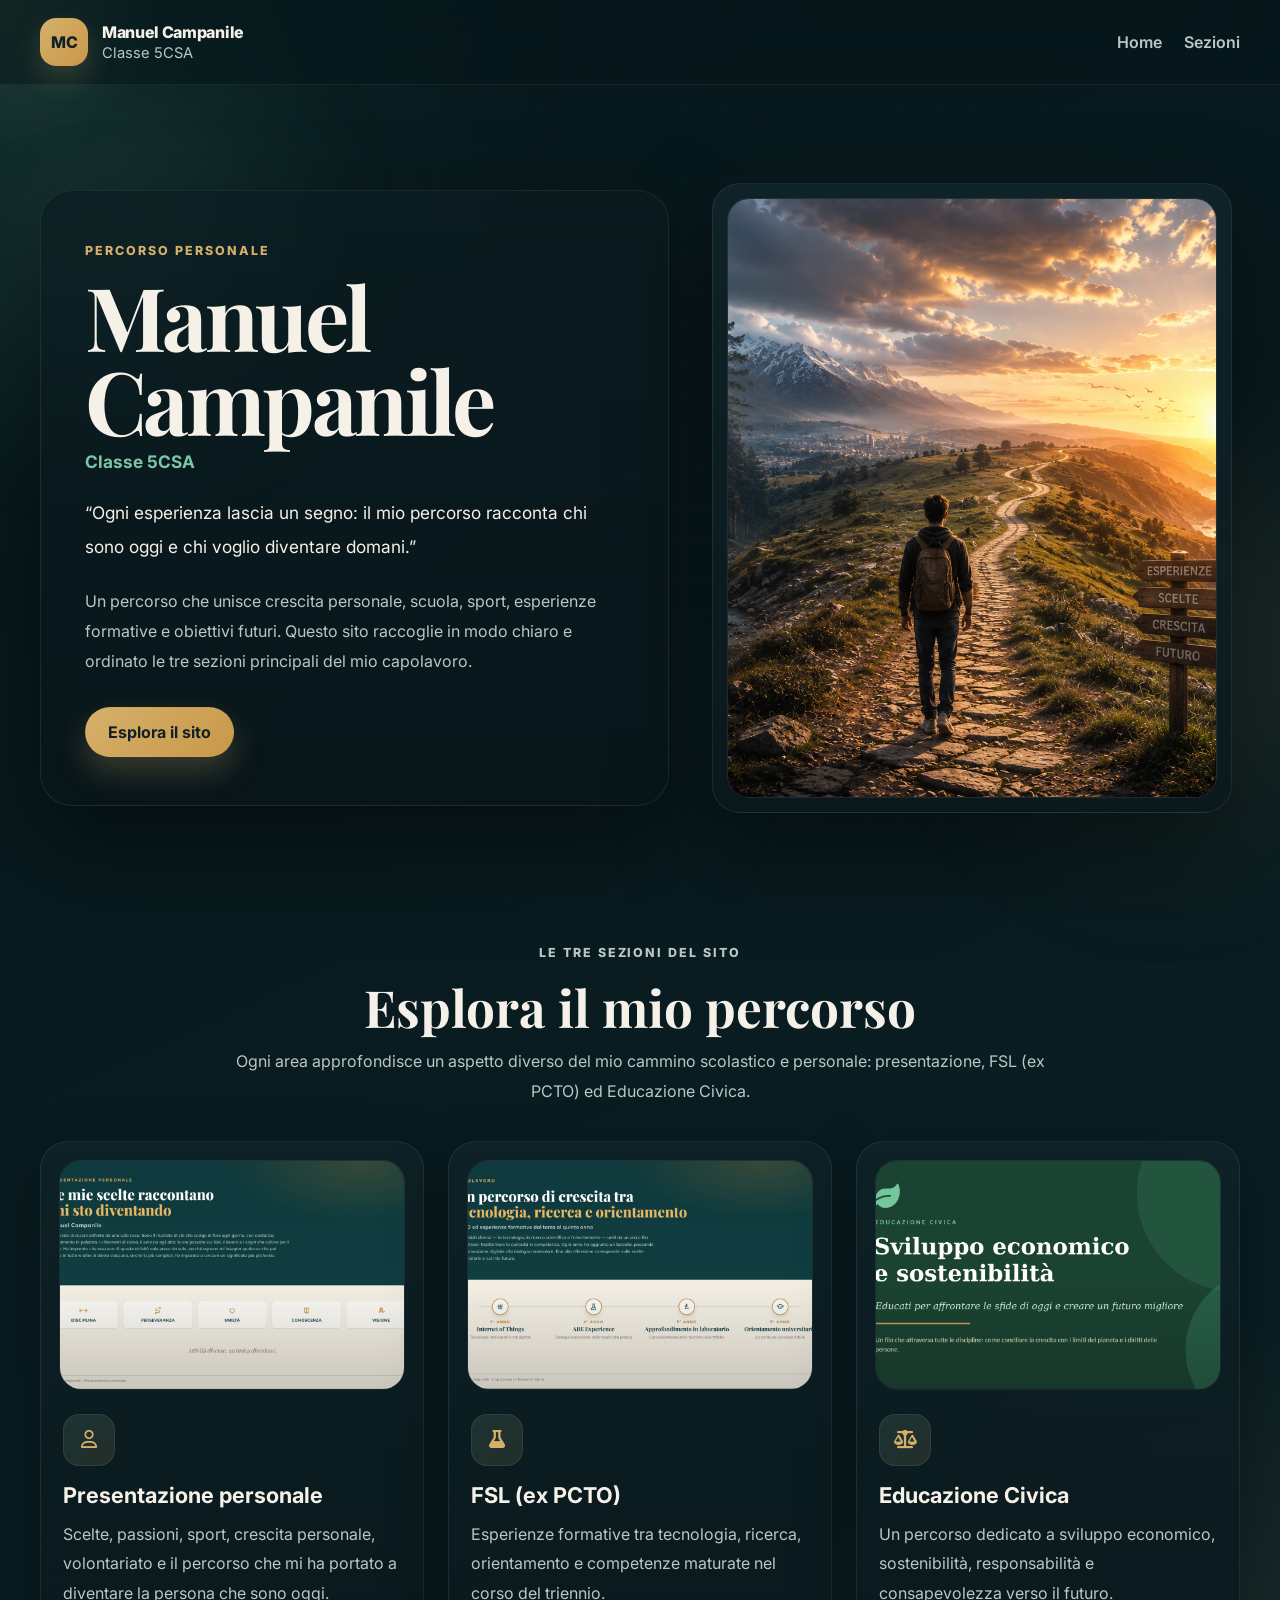
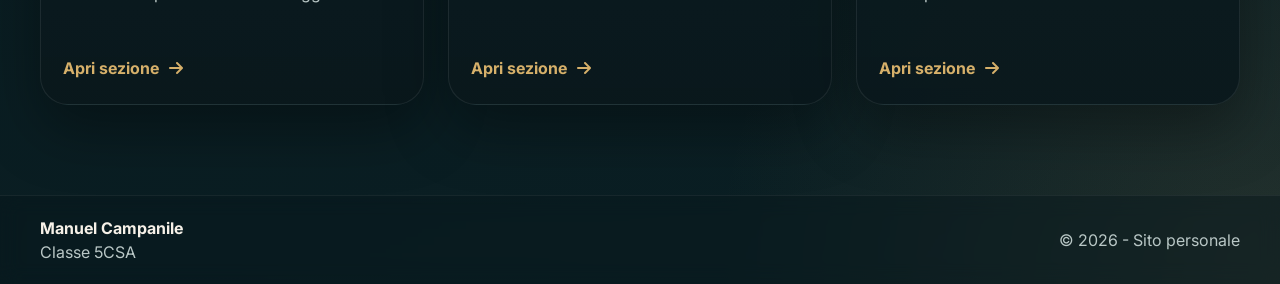
<file: index.html>
<!DOCTYPE html>
<html lang="it">
<head>
  <meta charset="UTF-8" />
  <meta name="viewport" content="width=device-width, initial-scale=1.0" />
  <title>Manuel Campanile</title>
  <meta name="description" content="Sito personale di Manuel Campanile con presentazione, FSL (ex PCTO) ed Educazione Civica." />
  <link rel="stylesheet" href="style.css" />
  <link rel="stylesheet" href="https://cdnjs.cloudflare.com/ajax/libs/font-awesome/6.5.2/css/all.min.css">
</head>
<body>

  <div class="cursor-glow"></div>

  <!-- BACKGROUND -->
  <div class="bg-orb orb-1"></div>
  <div class="bg-orb orb-2"></div>
  <div class="bg-grid"></div>

  <!-- HEADER -->
  <header class="site-header">
    <div class="container nav-wrap">
      <a href="index.html" class="brand">
        <div class="brand-badge">MC</div>
        <div class="brand-text">
          <span class="brand-name">Manuel Campanile</span>
          <span class="brand-class">Classe 5CSA</span>
        </div>
      </a>

      <nav class="main-nav">
        <a href="#home">Home</a>
        <a href="#sezioni">Sezioni</a>
      </nav>
    </div>
  </header>

  <!-- HERO -->
  <section class="hero" id="home">
    <div class="container hero-grid">
      <div class="hero-left reveal">
        <p class="eyebrow">Percorso personale</p>
        <h1>Manuel Campanile</h1>
        <p class="hero-class">Classe 5CSA</p>

        <blockquote class="hero-quote">
          “Ogni esperienza lascia un segno: il mio percorso racconta chi sono oggi e chi voglio diventare domani.”
        </blockquote>

        <p class="hero-text">
          Un percorso che unisce crescita personale, scuola, sport, esperienze formative e obiettivi futuri.
          Questo sito raccoglie in modo chiaro e ordinato le tre sezioni principali del mio capolavoro.
        </p>

        <div class="hero-actions">
          <a href="#sezioni" class="btn btn-primary">Esplora il sito</a>
        </div>
      </div>

      <div class="hero-right reveal delay-1">
        <div class="hero-visual-card">
          <img src="quote-image.png" alt="Percorso personale e crescita" class="hero-image">
        </div>
      </div>
    </div>
  </section>

  <!-- SEZIONI -->
  <section class="sections" id="sezioni">
    <div class="container">
      <div class="section-heading reveal">
        <p class="eyebrow">Le tre sezioni del sito</p>
        <h2>Esplora il mio percorso</h2>
        <p>
          Ogni area approfondisce un aspetto diverso del mio cammino scolastico e personale:
          presentazione, FSL (ex PCTO) ed Educazione Civica.
        </p>
      </div>

      <div class="cards-grid">

        <!-- PRESENTAZIONE -->
        <a href="Presentazione.html" class="big-card reveal">
          <div class="card-cover">
            <img src="presentazione-cover.png" alt="Copertina presentazione personale">
            <div class="card-cover-overlay"></div>
          </div>
          <div class="card-content">
            <div class="card-icon"><i class="fa-regular fa-user"></i></div>
            <h3>Presentazione personale</h3>
            <p>
              Scelte, passioni, sport, crescita personale, volontariato e il percorso che mi ha portato a diventare la persona che sono oggi.
            </p>
            <span class="card-link">Apri sezione <i class="fa-solid fa-arrow-right"></i></span>
          </div>
        </a>

        <!-- FSL -->
        <a href="pcto.html" class="big-card reveal delay-1">
          <div class="card-cover">
            <img src="pcto-cover.png" alt="Copertina FSL ex PCTO">
            <div class="card-cover-overlay"></div>
          </div>
          <div class="card-content">
            <div class="card-icon"><i class="fa-solid fa-flask"></i></div>
            <h3>FSL (ex PCTO)</h3>
            <p>
              Esperienze formative tra tecnologia, ricerca, orientamento e competenze maturate nel corso del triennio.
            </p>
            <span class="card-link">Apri sezione <i class="fa-solid fa-arrow-right"></i></span>
          </div>
        </a>

        <!-- EDUCAZIONE CIVICA -->
        <a href="educazione-civica.html" class="big-card reveal delay-2">
          <div class="card-cover">
            <img src="educazione-civica-cover.png" alt="Copertina educazione civica">
            <div class="card-cover-overlay"></div>
          </div>
          <div class="card-content">
            <div class="card-icon"><i class="fa-solid fa-scale-balanced"></i></div>
            <h3>Educazione Civica</h3>
            <p>
              Un percorso dedicato a sviluppo economico, sostenibilità, responsabilità e consapevolezza verso il futuro.
            </p>
            <span class="card-link">Apri sezione <i class="fa-solid fa-arrow-right"></i></span>
          </div>
        </a>

      </div>
    </div>
  </section>

  <!-- FOOTER -->
  <footer class="footer">
    <div class="container footer-wrap">
      <div>
        <h4>Manuel Campanile</h4>
        <p>Classe 5CSA</p>
      </div>
      <p class="footer-copy">© 2026 - Sito personale</p>
    </div>
  </footer>

  <script src="script.js"></script>
</body>
</html>
</file>
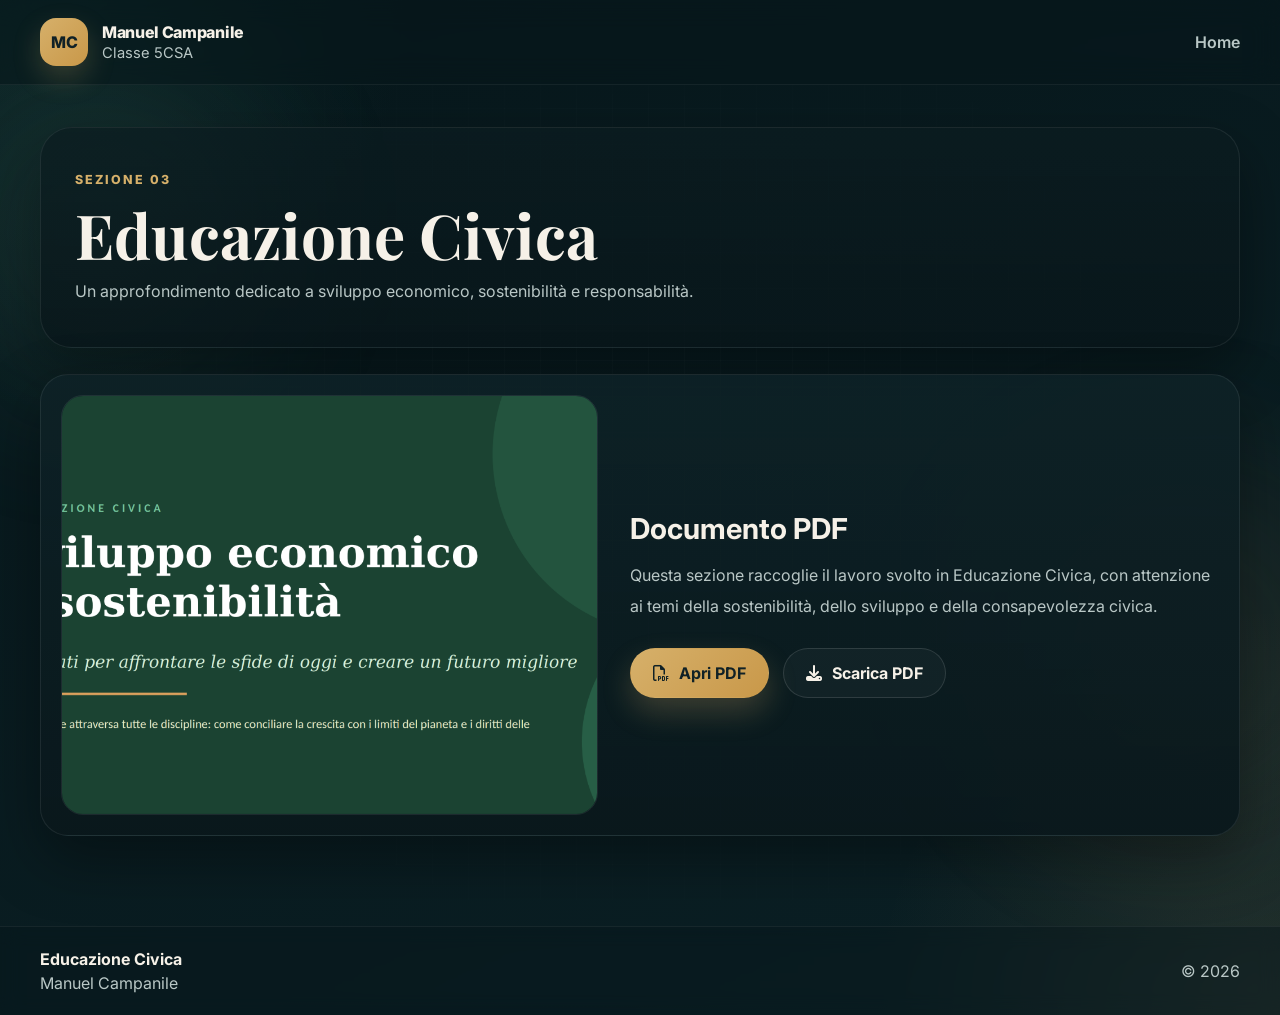
<file: educazione-civica.html>
<!DOCTYPE html>
<html lang="it">
<head>
  <meta charset="UTF-8" />
  <meta name="viewport" content="width=device-width, initial-scale=1.0" />
  <title>Educazione Civica - Manuel Campanile</title>
  <link rel="stylesheet" href="style.css" />
  <link rel="stylesheet" href="https://cdnjs.cloudflare.com/ajax/libs/font-awesome/6.5.2/css/all.min.css">
</head>
<body class="doc-page">

  <div class="bg-orb orb-1"></div>
  <div class="bg-orb orb-2"></div>
  <div class="bg-grid"></div>

  <header class="site-header">
    <div class="container nav-wrap">
      <a href="index.html" class="brand">
        <div class="brand-badge">MC</div>
        <div class="brand-text">
          <span class="brand-name">Manuel Campanile</span>
          <span class="brand-class">Classe 5CSA</span>
        </div>
      </a>

      <nav class="main-nav">
        <a href="index.html">Home</a>
      </nav>
    </div>
  </header>

  <main class="document-page">
    <div class="container">
      <section class="document-hero reveal">
        <div class="document-text">
          <p class="eyebrow">Sezione 03</p>
          <h1>Educazione Civica</h1>
          <p class="document-subtitle">
            Un approfondimento dedicato a sviluppo economico, sostenibilità e responsabilità.
          </p>
        </div>
      </section>

      <section class="document-card reveal delay-1">
        <div class="document-cover">
          <img src="educazione-civica-cover.png" alt="Copertina Educazione Civica">
        </div>

        <div class="document-info">
          <h2>Documento PDF</h2>
          <p>
            Questa sezione raccoglie il lavoro svolto in Educazione Civica, con attenzione ai temi
            della sostenibilità, dello sviluppo e della consapevolezza civica.
          </p>

          <div class="document-actions">
            <a href="educazione-civica-2026.pdf" target="_blank" class="btn btn-primary">
              <i class="fa-regular fa-file-pdf"></i> Apri PDF
            </a>
            <a href="educazione-civica-2026.pdf" download class="btn btn-secondary">
              <i class="fa-solid fa-download"></i> Scarica PDF
            </a>
          </div>
        </div>
      </section>
    </div>
  </main>

  <footer class="footer">
    <div class="container footer-wrap">
      <div>
        <h4>Educazione Civica</h4>
        <p>Manuel Campanile</p>
      </div>
      <p class="footer-copy">© 2026</p>
    </div>
  </footer>

  <script src="script.js"></script>
</body>
</html>
</file>
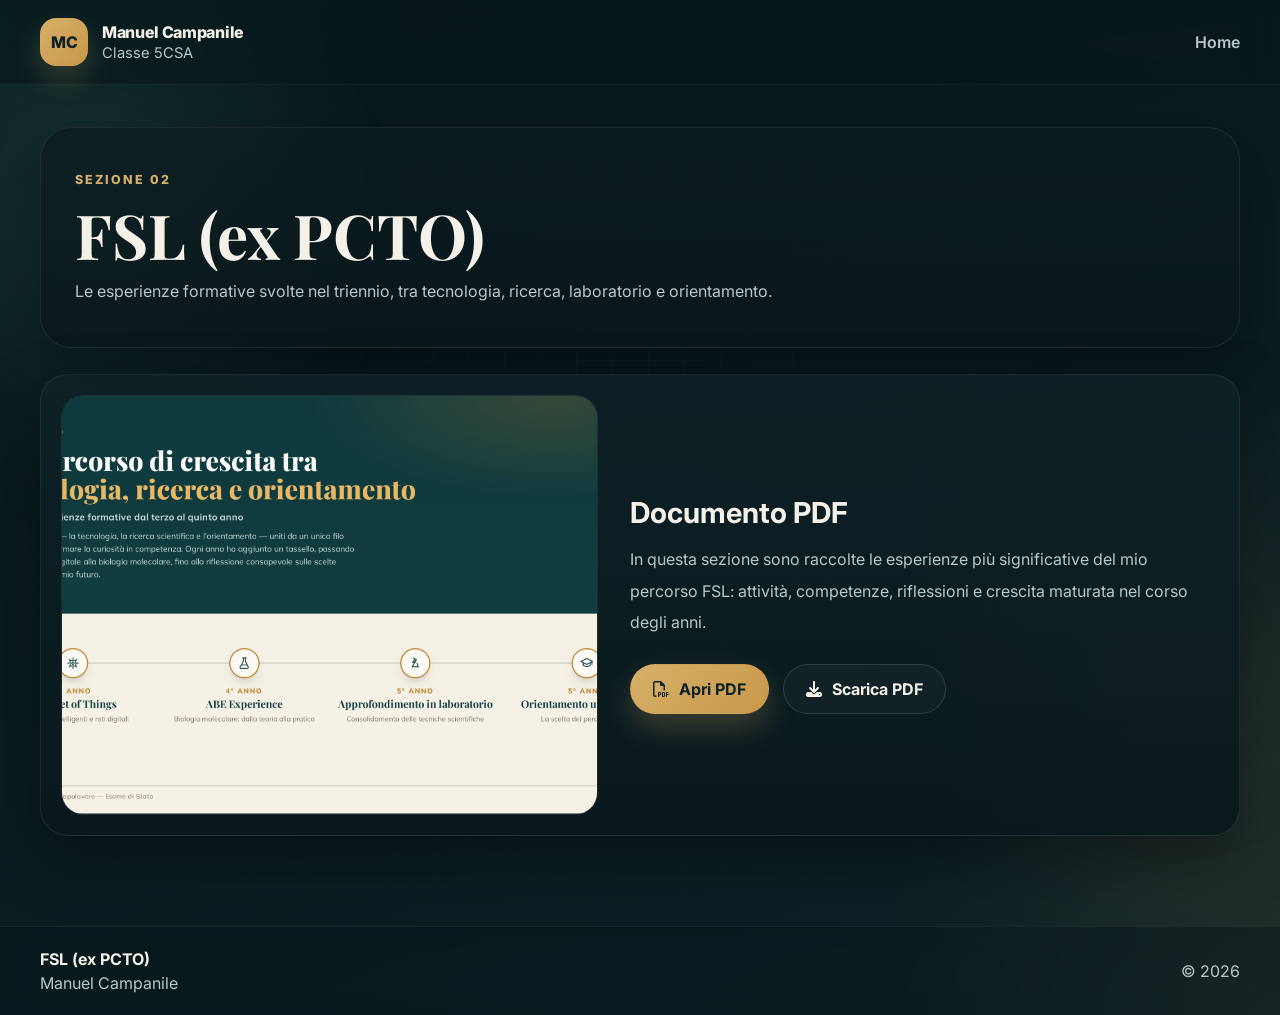
<file: pcto.html>
<!DOCTYPE html>
<html lang="it">
<head>
  <meta charset="UTF-8" />
  <meta name="viewport" content="width=device-width, initial-scale=1.0" />
  <title>FSL (ex PCTO) - Manuel Campanile</title>
  <link rel="stylesheet" href="style.css" />
  <link rel="stylesheet" href="https://cdnjs.cloudflare.com/ajax/libs/font-awesome/6.5.2/css/all.min.css">
</head>
<body class="doc-page">

  <div class="bg-orb orb-1"></div>
  <div class="bg-orb orb-2"></div>
  <div class="bg-grid"></div>

  <header class="site-header">
    <div class="container nav-wrap">
      <a href="index.html" class="brand">
        <div class="brand-badge">MC</div>
        <div class="brand-text">
          <span class="brand-name">Manuel Campanile</span>
          <span class="brand-class">Classe 5CSA</span>
        </div>
      </a>

      <nav class="main-nav">
        <a href="index.html">Home</a>
      </nav>
    </div>
  </header>

  <main class="document-page">
    <div class="container">
      <section class="document-hero reveal">
        <div class="document-text">
          <p class="eyebrow">Sezione 02</p>
          <h1>FSL (ex PCTO)</h1>
          <p class="document-subtitle">
            Le esperienze formative svolte nel triennio, tra tecnologia, ricerca, laboratorio e orientamento.
          </p>
        </div>
      </section>

      <section class="document-card reveal delay-1">
        <div class="document-cover">
          <img src="pcto-cover.png" alt="Copertina FSL ex PCTO">
        </div>

        <div class="document-info">
          <h2>Documento PDF</h2>
          <p>
            In questa sezione sono raccolte le esperienze più significative del mio percorso FSL:
            attività, competenze, riflessioni e crescita maturata nel corso degli anni.
          </p>

          <div class="document-actions">
            <a href="pcto.pdf" target="_blank" class="btn btn-primary">
              <i class="fa-regular fa-file-pdf"></i> Apri PDF
            </a>
            <a href="pcto.pdf" download class="btn btn-secondary">
              <i class="fa-solid fa-download"></i> Scarica PDF
            </a>
          </div>
        </div>
      </section>
    </div>
  </main>

  <footer class="footer">
    <div class="container footer-wrap">
      <div>
        <h4>FSL (ex PCTO)</h4>
        <p>Manuel Campanile</p>
      </div>
      <p class="footer-copy">© 2026</p>
    </div>
  </footer>

  <script src="script.js"></script>
</body>
</html>
</file>
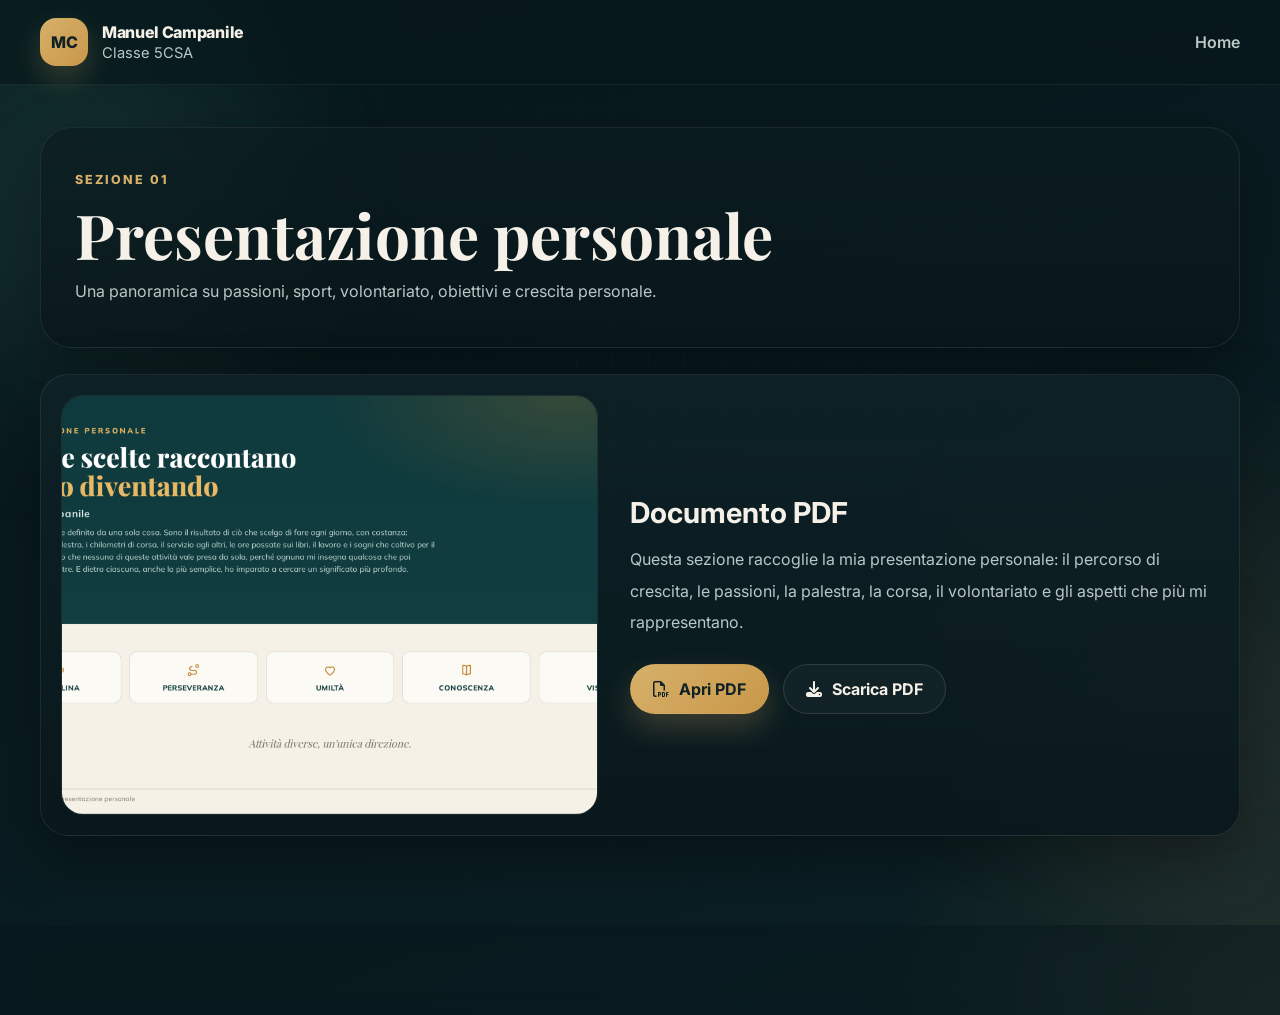
<file: Presentazione.html>
<!DOCTYPE html>
<html lang="it">
<head>
  <meta charset="UTF-8" />
  <meta name="viewport" content="width=device-width, initial-scale=1.0" />
  <title>Presentazione personale - Manuel Campanile</title>
  <link rel="stylesheet" href="style.css" />
  <link rel="stylesheet" href="https://cdnjs.cloudflare.com/ajax/libs/font-awesome/6.5.2/css/all.min.css">
</head>
<body class="doc-page">

  <div class="bg-orb orb-1"></div>
  <div class="bg-orb orb-2"></div>
  <div class="bg-grid"></div>

  <header class="site-header">
    <div class="container nav-wrap">
      <a href="index.html" class="brand">
        <div class="brand-badge">MC</div>
        <div class="brand-text">
          <span class="brand-name">Manuel Campanile</span>
          <span class="brand-class">Classe 5CSA</span>
        </div>
      </a>

      <nav class="main-nav">
        <a href="index.html">Home</a>
      </nav>
    </div>
  </header>

  <main class="document-page">
    <div class="container">
      <section class="document-hero reveal">
        <div class="document-text">
          <p class="eyebrow">Sezione 01</p>
          <h1>Presentazione personale</h1>
          <p class="document-subtitle">
            Una panoramica su passioni, sport, volontariato, obiettivi e crescita personale.
          </p>
        </div>
      </section>

      <section class="document-card reveal delay-1">
        <div class="document-cover">
          <img src="presentazione-cover.png" alt="Copertina Presentazione personale">
        </div>

        <div class="document-info">
          <h2>Documento PDF</h2>
          <p>
            Questa sezione raccoglie la mia presentazione personale: il percorso di crescita,
            le passioni, la palestra, la corsa, il volontariato e gli aspetti che più mi rappresentano.
          </p>

          <div class="document-actions">
            <a href="Presentazione.pdf" target="_blank" class="btn btn-primary">
              <i class="fa-regular fa-file-pdf"></i> Apri PDF
            </a>
            <a href="Presentazione.pdf" download class="btn btn-secondary">
              <i class="fa-solid fa-download"></i> Scarica PDF
            </a>
          </div>
        </div>
      </section>
    </div>
  </main>

  <footer class="footer">
    <div class="container footer-wrap">
      <div>
        <h4>Presentazione personale</h4>
        <p>Manuel Campanile</p>
      </div>
      <p class="footer-copy">© 2026</p>
    </div>
  </footer>

  <script src="script.js"></script>
</body>
</html>
</file>
<file: style.css>
@import url('https://fonts.googleapis.com/css2?family=Inter:wght@400;500;600;700;800&family=Playfair+Display:wght@600;700;800&display=swap');

:root{
  --bg:#07171b;
  --bg-2:#0b2025;
  --panel:rgba(11,28,32,0.78);
  --panel-2:rgba(14,34,39,0.90);
  --line:rgba(255,255,255,0.08);
  --line-strong:rgba(255,255,255,0.14);
  --text:#f6f1e8;
  --muted:#b9c7c6;
  --gold:#d6b06a;
  --gold-2:#c99849;
  --green:#7cc5a6;
  --shadow:0 24px 60px rgba(0,0,0,0.35);
  --shadow-lg:0 40px 100px rgba(0,0,0,0.45);
  --radius-xl:32px;
  --radius-lg:24px;
  --radius-md:18px;
}

*{
  margin:0;
  padding:0;
  box-sizing:border-box;
}

html{
  scroll-behavior:smooth;
}

body{
  font-family:'Inter', sans-serif;
  color:var(--text);
  min-height:100vh;
  overflow-x:hidden;
  position:relative;
  background:
    radial-gradient(circle at top left, rgba(36,92,82,0.20), transparent 25%),
    radial-gradient(circle at bottom right, rgba(214,176,106,0.12), transparent 25%),
    linear-gradient(155deg, var(--bg), var(--bg-2));
}

/* Utility */
.container{
  width:min(1200px, calc(100% - 40px));
  margin:0 auto;
}

a{
  color:inherit;
  text-decoration:none;
}

img{
  max-width:100%;
  display:block;
}

.cursor-glow{
  position:fixed;
  width:320px;
  height:320px;
  border-radius:50%;
  pointer-events:none;
  background:radial-gradient(circle, rgba(214,176,106,0.12) 0%, rgba(124,197,166,0.08) 35%, transparent 72%);
  transform:translate(-50%, -50%);
  z-index:0;
  filter:blur(12px);
  transition:transform 0.06s linear;
}

.bg-orb{
  position:fixed;
  border-radius:50%;
  filter:blur(90px);
  z-index:0;
  pointer-events:none;
  opacity:0.6;
}

.orb-1{
  width:320px;
  height:320px;
  background:rgba(124,197,166,0.18);
  top:8%;
  left:-60px;
}

.orb-2{
  width:360px;
  height:360px;
  background:rgba(214,176,106,0.16);
  right:-80px;
  bottom:8%;
}

.bg-grid{
  position:fixed;
  inset:0;
  z-index:0;
  pointer-events:none;
  background-image:
    linear-gradient(rgba(255,255,255,0.025) 1px, transparent 1px),
    linear-gradient(90deg, rgba(255,255,255,0.025) 1px, transparent 1px);
  background-size:36px 36px;
  mask-image: radial-gradient(circle at center, rgba(0,0,0,0.9), transparent 85%);
}

/* Header */
.site-header{
  position:sticky;
  top:0;
  z-index:20;
  backdrop-filter:blur(14px);
  background:rgba(7,23,27,0.55);
  border-bottom:1px solid rgba(255,255,255,0.06);
}

.nav-wrap{
  min-height:84px;
  display:flex;
  align-items:center;
  justify-content:space-between;
  gap:24px;
}

.brand{
  display:flex;
  align-items:center;
  gap:14px;
}

.brand-badge{
  width:48px;
  height:48px;
  border-radius:16px;
  display:grid;
  place-items:center;
  font-weight:800;
  color:#102126;
  background:linear-gradient(135deg, var(--gold), var(--gold-2));
  box-shadow:0 12px 28px rgba(214,176,106,0.22);
}

.brand-text{
  display:flex;
  flex-direction:column;
  gap:2px;
}

.brand-name{
  font-weight:800;
  font-size:1rem;
  letter-spacing:-0.02em;
}

.brand-class{
  color:var(--muted);
  font-size:0.92rem;
}

.main-nav{
  display:flex;
  align-items:center;
  gap:22px;
}

.main-nav a{
  color:var(--muted);
  font-weight:600;
  transition:0.25s ease;
}

.main-nav a:hover{
  color:var(--text);
}

/* Hero */
.hero{
  position:relative;
  z-index:1;
  min-height:calc(100vh - 84px);
  display:flex;
  align-items:center;
  padding:48px 0 38px;
}

.hero-grid{
  display:grid;
  grid-template-columns:1.08fr 0.92fr;
  gap:36px;
  align-items:center;
}

.hero-left{
  background:linear-gradient(180deg, rgba(11,28,32,0.72), rgba(9,22,26,0.82));
  border:1px solid var(--line);
  border-radius:var(--radius-xl);
  padding:48px 44px;
  box-shadow:var(--shadow-lg);
  backdrop-filter:blur(14px);
}

.eyebrow{
  display:inline-block;
  color:var(--gold);
  text-transform:uppercase;
  letter-spacing:0.16em;
  font-size:0.78rem;
  font-weight:800;
  margin-bottom:16px;
}

.hero-left h1{
  font-family:'Playfair Display', serif;
  font-size:clamp(52px, 7vw, 88px);
  line-height:0.95;
  letter-spacing:-0.04em;
  margin-bottom:10px;
}

.hero-class{
  font-size:1.08rem;
  color:var(--green);
  font-weight:700;
  margin-bottom:24px;
}

.hero-quote{
  font-size:1.08rem;
  line-height:1.95;
  color:var(--text);
  max-width:760px;
  margin-bottom:22px;
}

.hero-text{
  color:var(--muted);
  line-height:1.9;
  max-width:720px;
}

.hero-actions{
  margin-top:30px;
  display:flex;
  gap:14px;
}

.hero-right{
  display:flex;
  justify-content:center;
}

.hero-visual-card{
  width:100%;
  max-width:520px;
  border-radius:28px;
  padding:14px;
  background:linear-gradient(180deg, rgba(16,37,42,0.84), rgba(10,24,28,0.88));
  border:1px solid var(--line);
  box-shadow:var(--shadow-lg);
  overflow:hidden;
  transform-style:preserve-3d;
  transition:transform 0.2s ease;
}

.hero-image{
  width:100%;
  height:600px;
  object-fit:cover;
  object-position:center;
  border-radius:22px;
  border:1px solid rgba(255,255,255,0.08);
}

/* Buttons */
.btn{
  display:inline-flex;
  align-items:center;
  justify-content:center;
  gap:10px;
  padding:14px 22px;
  border-radius:999px;
  font-weight:700;
  transition:0.28s ease;
  border:1px solid transparent;
}

.btn-primary{
  background:linear-gradient(135deg, var(--gold), var(--gold-2));
  color:#102126;
  box-shadow:0 14px 30px rgba(214,176,106,0.24);
}

.btn-primary:hover{
  transform:translateY(-2px);
  filter:brightness(1.03);
}

.btn-secondary{
  background:rgba(255,255,255,0.03);
  color:var(--text);
  border-color:rgba(255,255,255,0.12);
}

.btn-secondary:hover{
  transform:translateY(-2px);
  border-color:rgba(214,176,106,0.30);
}

/* Sections */
.sections{
  position:relative;
  z-index:1;
  padding:40px 0 90px;
}

.section-heading{
  max-width:840px;
  margin:0 auto 34px;
  text-align:center;
}

.section-heading h2{
  font-family:'Playfair Display', serif;
  font-size:clamp(34px, 4vw, 52px);
  margin-bottom:12px;
  line-height:1.04;
}

.section-heading p{
  color:var(--muted);
  line-height:1.9;
}

.cards-grid{
  display:grid;
  grid-template-columns:repeat(3, 1fr);
  gap:24px;
}

.big-card{
  position:relative;
  overflow:hidden;
  border-radius:28px;
  background:linear-gradient(180deg, rgba(14,34,39,0.88), rgba(10,24,28,0.95));
  border:1px solid rgba(255,255,255,0.08);
  box-shadow:var(--shadow);
  transition:transform 0.35s ease, box-shadow 0.35s ease, border-color 0.35s ease;
}

.big-card:hover{
  transform:translateY(-10px);
  box-shadow:0 34px 80px rgba(0,0,0,0.42);
  border-color:rgba(214,176,106,0.28);
}

.card-cover{
  position:relative;
  padding:18px 18px 0;
}

.card-cover img{
  width:100%;
  height:230px;
  object-fit:cover;
  border-radius:22px;
  border:1px solid rgba(255,255,255,0.08);
}

.card-cover-overlay{
  position:absolute;
  inset:18px 18px 0;
  border-radius:22px;
  background:linear-gradient(to top, rgba(0,0,0,0.18), transparent 50%);
  pointer-events:none;
}

.card-content{
  padding:24px 22px 26px;
}

.card-icon{
  width:52px;
  height:52px;
  border-radius:16px;
  display:grid;
  place-items:center;
  margin-bottom:16px;
  font-size:1.15rem;
  color:var(--gold);
  background:linear-gradient(135deg, rgba(124,197,166,0.14), rgba(214,176,106,0.12));
  border:1px solid rgba(255,255,255,0.08);
}

.card-content h3{
  font-size:1.36rem;
  margin-bottom:12px;
}

.card-content p{
  color:var(--muted);
  line-height:1.85;
  min-height:120px;
}

.card-link{
  margin-top:18px;
  display:inline-flex;
  align-items:center;
  gap:10px;
  color:var(--gold);
  font-weight:700;
}

/* Document pages */
.document-page{
  position:relative;
  z-index:1;
  padding:42px 0 90px;
}

.document-hero{
  margin-bottom:26px;
  background:linear-gradient(180deg, rgba(11,28,32,0.72), rgba(9,22,26,0.82));
  border:1px solid var(--line);
  border-radius:var(--radius-xl);
  padding:40px 34px;
  box-shadow:var(--shadow);
}

.document-hero h1{
  font-family:'Playfair Display', serif;
  font-size:clamp(38px, 5vw, 62px);
  line-height:1.02;
  margin-bottom:10px;
}

.document-subtitle{
  color:var(--muted);
  line-height:1.9;
  max-width:800px;
}

.document-card{
  display:grid;
  grid-template-columns:0.95fr 1.05fr;
  gap:28px;
  align-items:stretch;
  background:linear-gradient(180deg, rgba(14,34,39,0.88), rgba(10,24,28,0.95));
  border:1px solid rgba(255,255,255,0.08);
  border-radius:28px;
  padding:20px;
  box-shadow:var(--shadow);
}

.document-cover img{
  width:100%;
  height:100%;
  min-height:420px;
  object-fit:cover;
  border-radius:22px;
  border:1px solid rgba(255,255,255,0.08);
}

.document-info{
  display:flex;
  flex-direction:column;
  justify-content:center;
  padding:8px 8px 8px 4px;
}

.document-info h2{
  font-size:1.8rem;
  margin-bottom:14px;
}

.document-info p{
  color:var(--muted);
  line-height:1.95;
  margin-bottom:26px;
}

.document-actions{
  display:flex;
  flex-wrap:wrap;
  gap:14px;
}

/* Footer */
.footer{
  position:relative;
  z-index:1;
  border-top:1px solid rgba(255,255,255,0.06);
  background:rgba(7,23,27,0.45);
  backdrop-filter:blur(10px);
}

.footer-wrap{
  min-height:88px;
  display:flex;
  align-items:center;
  justify-content:space-between;
  gap:18px;
  padding:18px 0;
}

.footer h4{
  margin-bottom:4px;
}

.footer p,
.footer-copy{
  color:var(--muted);
}

/* Reveal */
.reveal{
  opacity:0;
  transform:translateY(28px);
  animation:revealUp 0.9s ease forwards;
}

.delay-1{ animation-delay:0.14s; }
.delay-2{ animation-delay:0.28s; }

@keyframes revealUp{
  to{
    opacity:1;
    transform:translateY(0);
  }
}

/* Responsive */
@media (max-width: 1100px){
  .hero-grid{
    grid-template-columns:1fr;
  }

  .hero-right{
    order:-1;
  }

  .cards-grid{
    grid-template-columns:1fr;
  }

  .document-card{
    grid-template-columns:1fr;
  }

  .document-cover img{
    min-height:340px;
  }

  .hero-visual-card{
    max-width:560px;
  }
}

@media (max-width: 760px){
  .container{
    width:min(100% - 28px, 1200px);
  }

  .nav-wrap{
    min-height:78px;
  }

  .main-nav{
    gap:14px;
    font-size:0.95rem;
  }

  .hero{
    min-height:auto;
    padding:28px 0 26px;
  }

  .hero-left{
    padding:30px 22px 28px;
    border-radius:24px;
  }

  .hero-left h1{
    font-size:3rem;
  }

  .hero-quote{
    font-size:0.98rem;
    line-height:1.8;
  }

  .hero-image{
    height:420px;
    border-radius:16px;
  }

  .hero-visual-card{
    padding:10px;
    border-radius:22px;
  }

  .section-heading{
    margin-bottom:24px;
  }

  .section-heading h2{
    font-size:2rem;
  }

  .card-content p{
    min-height:auto;
  }

  .document-hero{
    padding:28px 20px;
    border-radius:24px;
  }

  .document-card{
    padding:14px;
    border-radius:24px;
    gap:18px;
  }

  .document-cover img{
    min-height:260px;
    border-radius:18px;
  }

  .document-info{
    padding:4px;
  }

  .document-info h2{
    font-size:1.45rem;
  }

  .document-actions{
    flex-direction:column;
    align-items:stretch;
  }

  .footer-wrap{
    flex-direction:column;
    align-items:flex-start;
    justify-content:center;
  }
}
</file>
